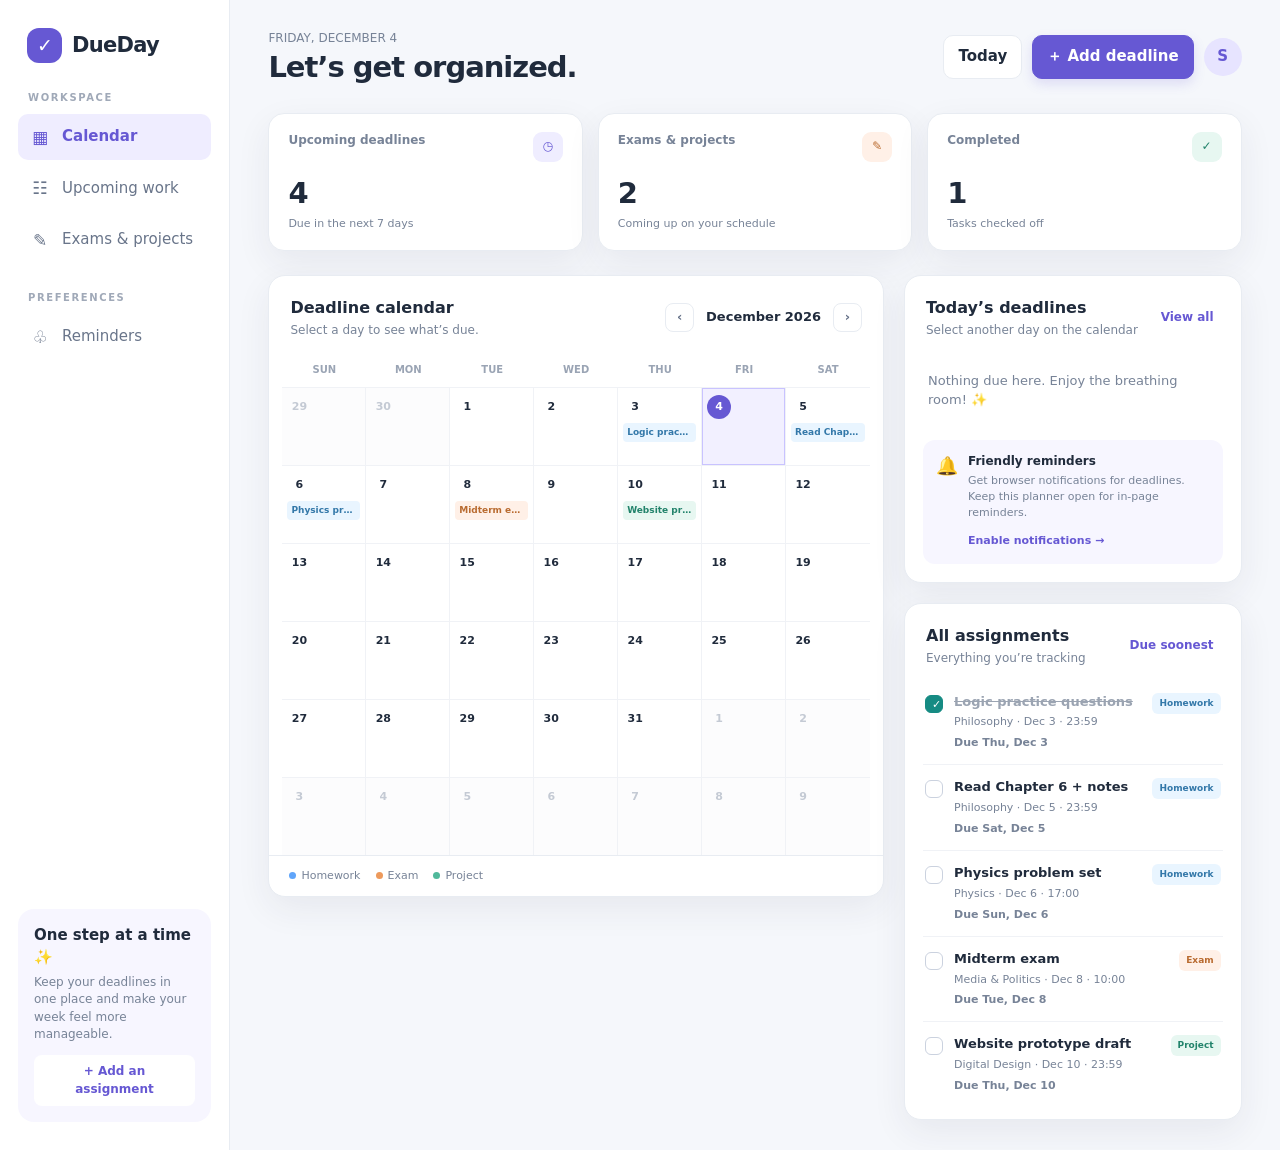
<file: dueday_student_planner.html>
<!DOCTYPE html>
<html lang="en">
<head>
<meta charset="utf-8">
<meta name="viewport" content="width=device-width, initial-scale=1">
<title>DueDay — Student Planner</title>
<style>
:root{--ink:#202b3c;--muted:#778397;--line:#e8ecf2;--paper:#fff;--bg:#f5f7fb;--purple:#6658d3;--purple-light:#efedff;--teal:#168b83;--orange:#d98235;--red:#c94b61;--shadow:0 12px 35px rgba(37,49,75,.07)}
*{box-sizing:border-box}body{margin:0;background:var(--bg);color:var(--ink);font:15px/1.45 Inter,ui-sans-serif,system-ui,-apple-system,BlinkMacSystemFont,"Segoe UI",sans-serif}
button,input,select{font:inherit}button{cursor:pointer}.app{display:grid;grid-template-columns:230px 1fr;min-height:100vh;max-width:1600px;margin:auto}
.sidebar{background:#fff;border-right:1px solid var(--line);padding:28px 18px;display:flex;flex-direction:column;gap:28px}.brand{display:flex;align-items:center;gap:10px;padding:0 9px;font-weight:800;font-size:21px;letter-spacing:-.7px}.logo{display:grid;place-items:center;background:var(--purple);color:#fff;width:35px;height:35px;border-radius:12px;font-size:19px}.side-label{font-size:10px;letter-spacing:1.6px;color:#a0a9b8;font-weight:800;margin:0 10px 8px}.nav{display:grid;gap:5px}.nav button{border:0;background:transparent;color:#69758a;text-align:left;padding:11px 12px;border-radius:10px;display:flex;align-items:center;gap:12px}.nav button.active,.nav button:hover{background:var(--purple-light);color:var(--purple);font-weight:700}.nav .symbol{width:20px;text-align:center;font-size:17px}.side-bottom{margin-top:auto;background:#f7f6ff;border-radius:16px;padding:16px}.side-bottom strong{display:block;margin-bottom:5px}.side-bottom p{font-size:12px;color:var(--muted);margin:0 0 12px}.small-btn{border:0;background:#fff;color:var(--purple);font-weight:700;padding:8px 10px;border-radius:8px;font-size:12px}
main{padding:30px clamp(18px,3vw,44px);min-width:0}.topbar{display:flex;justify-content:space-between;align-items:center;gap:18px;margin-bottom:28px}.eyebrow{font-size:12px;color:var(--muted);margin-bottom:4px}.heading{font-size:29px;line-height:1.15;letter-spacing:-1px;margin:0;font-weight:800}.top-actions{display:flex;align-items:center;gap:10px}.today-btn,.add-btn,.icon-btn{border:1px solid var(--line);background:#fff;padding:10px 14px;border-radius:10px;font-weight:650;color:var(--ink)}.add-btn{background:var(--purple);color:#fff;border-color:var(--purple);box-shadow:0 5px 12px #6658d32b}.avatar{width:38px;height:38px;border-radius:50%;background:#e7e4ff;color:var(--purple);display:grid;place-items:center;font-weight:800}
.stats{display:grid;grid-template-columns:repeat(3,minmax(0,1fr));gap:15px;margin-bottom:24px}.stat{background:#fff;border:1px solid var(--line);border-radius:16px;padding:18px 19px;box-shadow:var(--shadow)}.stat-top{display:flex;justify-content:space-between;color:var(--muted);font-size:12px;font-weight:650}.stat-icon{width:30px;height:30px;border-radius:9px;display:grid;place-items:center;background:#efedff;color:var(--purple)}.stat-number{font-size:29px;font-weight:800;letter-spacing:-1px;margin-top:10px}.stat-note{font-size:11px;color:var(--muted);margin-top:2px}.layout{display:grid;grid-template-columns:minmax(0,1.55fr) minmax(280px,.85fr);gap:20px;align-items:start}.panel{background:#fff;border:1px solid var(--line);border-radius:17px;box-shadow:var(--shadow);overflow:hidden}.panel-head{display:flex;justify-content:space-between;align-items:center;gap:12px;padding:20px 21px 15px}.panel-title{font-size:16px;font-weight:800;margin:0}.panel-sub{font-size:12px;color:var(--muted);margin-top:3px}.month-control{display:flex;align-items:center;gap:12px;font-weight:750;font-size:13px}.month-control button{border:1px solid var(--line);background:#fff;border-radius:8px;width:29px;height:29px;color:#647087}.weekdays,.calendar-grid{display:grid;grid-template-columns:repeat(7,minmax(0,1fr));padding:0 13px}.weekdays div{text-align:center;color:#9aa4b4;font-size:10px;font-weight:800;padding:9px 0}.day{min-height:78px;border-top:1px solid #f0f2f6;border-right:1px solid #f0f2f6;padding:7px 5px;cursor:pointer;transition:background .15s}.day:nth-child(7n){border-right:0}.day:hover{background:#faf9ff}.day.outside{color:#c4cad4;background:#fcfcfd}.day.selected{background:#f2f0ff;box-shadow:inset 0 0 0 1px #c9c3ff}.day-num{font-size:11px;font-weight:700;width:24px;height:24px;display:grid;place-items:center;border-radius:50%;margin-bottom:4px}.day.today .day-num{background:var(--purple);color:white}.event{display:block;overflow:hidden;text-overflow:ellipsis;white-space:nowrap;border-radius:4px;padding:3px 4px;font-size:9px;font-weight:750;margin-top:3px}.event.homework{background:#e9f5ff;color:#3378a9}.event.exam{background:#fff0e7;color:#b96b30}.event.project{background:#e7f7f1;color:#22836b}.calendar-footer{padding:12px 20px;border-top:1px solid var(--line);display:flex;gap:15px;flex-wrap:wrap;color:var(--muted);font-size:11px}.dot{display:inline-block;width:7px;height:7px;border-radius:50%;margin-right:5px}.right-stack{display:grid;gap:20px}.task-list{padding:0 18px 12px}.task{display:flex;gap:11px;padding:13px 2px;border-bottom:1px solid #f0f2f6;align-items:flex-start}.task:last-child{border-bottom:0}.check{width:18px;height:18px;flex-shrink:0;border:1.5px solid #cbd2df;border-radius:6px;background:#fff;margin-top:2px;display:grid;place-items:center;color:#fff;font-size:11px}.check.done{background:var(--teal);border-color:var(--teal)}.task-body{min-width:0;flex:1}.task-title{font-size:13px;font-weight:750;overflow-wrap:anywhere}.task.done .task-title{text-decoration:line-through;color:#9ba4b2}.task-meta{font-size:11px;color:var(--muted);margin-top:3px}.tag{font-size:9px;font-weight:800;padding:4px 7px;border-radius:6px;white-space:nowrap}.tag.exam{color:#b96b30;background:#fff0e7}.tag.homework{color:#3378a9;background:#e9f5ff}.tag.project{color:#22836b;background:#e7f7f1}.due{font-size:11px;color:var(--red);font-weight:750;margin-top:5px}.empty{color:var(--muted);font-size:13px;padding:18px 5px}.reminder-box{margin:0 18px 18px;background:#f7f6ff;border-radius:12px;padding:13px;display:flex;gap:10px;align-items:flex-start}.reminder-box .bell{font-size:18px}.reminder-box strong{font-size:12px;display:block}.reminder-box p{font-size:11px;color:var(--muted);margin:3px 0 8px}.reminder-box button{border:0;background:transparent;color:var(--purple);padding:0;font-size:11px;font-weight:800}.section-row{display:flex;justify-content:space-between;align-items:center;padding:20px 21px 12px}.text-btn{background:none;border:0;color:var(--purple);font-size:12px;font-weight:800}.empty-state{padding:22px;text-align:center;color:var(--muted);font-size:13px}
.modal-backdrop{position:fixed;inset:0;background:#18203470;display:none;align-items:center;justify-content:center;padding:18px;z-index:5}.modal-backdrop.open{display:flex}.modal{width:min(460px,100%);background:#fff;border-radius:18px;padding:24px;box-shadow:0 25px 80px #0003}.modal h2{margin:0 0 4px;font-size:21px;letter-spacing:-.5px}.modal .intro{font-size:12px;color:var(--muted);margin:0 0 20px}.field{display:grid;gap:6px;margin-bottom:14px}.field label{font-size:12px;font-weight:750;color:#4e5a6e}.field input,.field select{width:100%;padding:11px 12px;border:1px solid #dfe4ed;border-radius:9px;background:white;color:var(--ink);outline:none}.field input:focus,.field select:focus{border-color:var(--purple);box-shadow:0 0 0 3px #6658d31a}.two{display:grid;grid-template-columns:1fr 1fr;gap:12px}.modal-actions{display:flex;justify-content:flex-end;gap:9px;margin-top:20px}.cancel{border:1px solid var(--line);background:#fff;border-radius:9px;padding:10px 14px}.save{border:0;background:var(--purple);color:#fff;border-radius:9px;padding:10px 16px;font-weight:750}.toast{position:fixed;bottom:20px;left:50%;transform:translateX(-50%);background:#202b3c;color:#fff;border-radius:10px;padding:11px 16px;font-size:13px;box-shadow:var(--shadow);display:none;z-index:10}.toast.show{display:block}
@media(max-width:1050px){.app{grid-template-columns:190px 1fr}.layout{grid-template-columns:1fr}.right-stack{grid-template-columns:1fr 1fr}.day{min-height:68px}}
@media(max-width:720px){.app{display:block}.sidebar{display:none}main{padding:22px 14px}.topbar{align-items:flex-start}.heading{font-size:24px}.top-actions{gap:6px}.today-btn{display:none}.stats{gap:8px}.stat{padding:13px 12px}.stat-number{font-size:24px}.stat-note{font-size:10px}.stat-top{font-size:10px}.layout{grid-template-columns:1fr}.right-stack{grid-template-columns:1fr}.panel-head{padding:16px 14px 12px}.weekdays,.calendar-grid{padding:0 5px}.day{min-height:61px;padding:4px 2px}.day-num{width:21px;height:21px}.event{font-size:8px;padding:2px}.month-control{gap:6px;font-size:12px}.calendar-footer{padding:10px 14px}}
</style>
</head>
<body>
<div class="app">
<aside class="sidebar">
  <div class="brand"><span class="logo">✓</span> DueDay</div>
  <div><div class="side-label">WORKSPACE</div><nav class="nav">
    <button class="active" data-view="calendar"><span class="symbol">▦</span> Calendar</button>
    <button data-view="upcoming"><span class="symbol">☷</span> Upcoming work</button>
    <button data-view="exams"><span class="symbol">✎</span> Exams & projects</button>
  </nav></div>
  <div><div class="side-label">PREFERENCES</div><nav class="nav">
    <button id="enableReminders"><span class="symbol">♧</span> Reminders</button>
  </nav></div>
  <div class="side-bottom"><strong>One step at a time ✨</strong><p>Keep your deadlines in one place and make your week feel more manageable.</p><button class="small-btn" id="quickAdd">+ Add an assignment</button></div>
</aside>
<main>
  <header class="topbar">
    <div><div class="eyebrow" id="todayLabel">YOUR STUDENT PLANNER</div><h1 class="heading" id="greeting">Your semester, organized.</h1></div>
    <div class="top-actions"><button class="today-btn" id="goToday">Today</button><button class="add-btn" id="addTop">＋ Add deadline</button><div class="avatar">S</div></div>
  </header>
  <section class="stats">
    <div class="stat"><div class="stat-top">Upcoming deadlines <span class="stat-icon">◷</span></div><div class="stat-number" id="upcomingCount">0</div><div class="stat-note">Due in the next 7 days</div></div>
    <div class="stat"><div class="stat-top">Exams & projects <span class="stat-icon" style="background:#fff0e7;color:#b96b30">✎</span></div><div class="stat-number" id="examCount">0</div><div class="stat-note">Coming up on your schedule</div></div>
    <div class="stat"><div class="stat-top">Completed <span class="stat-icon" style="background:#e7f7f1;color:#22836b">✓</span></div><div class="stat-number" id="completedCount">0</div><div class="stat-note">Tasks checked off</div></div>
  </section>
  <div class="layout">
    <section class="panel" id="calendarPanel">
      <div class="panel-head"><div><h2 class="panel-title">Deadline calendar</h2><div class="panel-sub">Select a day to see what’s due.</div></div><div class="month-control"><button id="prevMonth" aria-label="Previous month">‹</button><span id="monthLabel">Month Year</span><button id="nextMonth" aria-label="Next month">›</button></div></div>
      <div class="weekdays"><div>SUN</div><div>MON</div><div>TUE</div><div>WED</div><div>THU</div><div>FRI</div><div>SAT</div></div>
      <div class="calendar-grid" id="calendarGrid"></div>
      <div class="calendar-footer"><span><i class="dot" style="background:#60a5fa"></i>Homework</span><span><i class="dot" style="background:#ed9a5c"></i>Exam</span><span><i class="dot" style="background:#50b99b"></i>Project</span></div>
    </section>
    <div class="right-stack">
      <section class="panel"><div class="panel-head"><div><h2 class="panel-title" id="dayTitle">Coming up</h2><div class="panel-sub" id="daySubtitle">Your next deadlines</div></div><button class="text-btn" id="viewAll">View all</button></div><div class="task-list" id="dayTasks"></div><div class="reminder-box"><span class="bell">🔔</span><div><strong>Friendly reminders</strong><p>Get browser notifications for deadlines. Keep this planner open for in-page reminders.</p><button id="notifyBtn">Enable notifications →</button></div></div></section>
      <section class="panel"><div class="section-row"><div><h2 class="panel-title">All assignments</h2><div class="panel-sub">Everything you’re tracking</div></div><button class="text-btn" id="sortToggle">Due soonest</button></div><div class="task-list" id="allTasks"></div></section>
    </div>
  </div>
</main>
</div>
<div class="modal-backdrop" id="modalBackdrop"><form class="modal" id="deadlineForm">
  <h2>Add a deadline</h2><p class="intro">Put it on your calendar so it doesn’t sneak up on you.</p>
  <div class="field"><label for="title">Assignment or exam name</label><input id="title" name="title" placeholder="e.g. Biology Chapter 4 quiz" required maxlength="100"></div>
  <div class="two"><div class="field"><label for="course">Course</label><input id="course" name="course" placeholder="e.g. Biology" maxlength="50"></div><div class="field"><label for="type">Type</label><select id="type" name="type"><option value="homework">Homework</option><option value="exam">Exam</option><option value="project">Project</option></select></div></div>
  <div class="two"><div class="field"><label for="date">Due date</label><input id="date" name="date" type="date" required></div><div class="field"><label for="time">Due time</label><input id="time" name="time" type="time" value="23:59"></div></div>
  <div class="field"><label for="remind">Reminder</label><select id="remind" name="remind"><option value="1440">1 day before</option><option value="60" selected>1 hour before</option><option value="30">30 minutes before</option><option value="0">At the deadline</option><option value="-1">No reminder</option></select></div>
  <div class="modal-actions"><button type="button" class="cancel" id="cancelModal">Cancel</button><button class="save" type="submit">Save deadline</button></div>
</form></div>
<div class="toast" id="toast"></div>
<script>
const $=s=>document.querySelector(s);
const today=new Date();today.setHours(0,0,0,0);
let shown=new Date(today.getFullYear(),today.getMonth(),1), selected=key(today), view='calendar', sortSoon=true;
const sample=[
 {id:1,title:'Read Chapter 6 + notes',course:'Philosophy',type:'homework',date:offset(1),time:'23:59',remind:60,done:false},
 {id:2,title:'Physics problem set',course:'Physics',type:'homework',date:offset(2),time:'17:00',remind:1440,done:false},
 {id:3,title:'Midterm exam',course:'Media & Politics',type:'exam',date:offset(4),time:'10:00',remind:1440,done:false},
 {id:4,title:'Website prototype draft',course:'Digital Design',type:'project',date:offset(6),time:'23:59',remind:60,done:false},
 {id:5,title:'Logic practice questions',course:'Philosophy',type:'homework',date:offset(-1),time:'23:59',remind:60,done:true}
];
function offset(n){let d=new Date(today);d.setDate(d.getDate()+n);return key(d)}
function key(d){return `${d.getFullYear()}-${String(d.getMonth()+1).padStart(2,'0')}-${String(d.getDate()).padStart(2,'0')}`}
function localDate(k){let [y,m,d]=k.split('-').map(Number);return new Date(y,m-1,d)}
function load(){try{return JSON.parse(localStorage.getItem('dueday-items'))||sample}catch{return sample}}
let items=load();
function persist(){localStorage.setItem('dueday-items',JSON.stringify(items))}
function fmt(k,opts={month:'short',day:'numeric'}){return localDate(k).toLocaleDateString(undefined,opts)}
function dueDate(item){return new Date(`${item.date}T${item.time||'23:59'}:00`)}
function toast(msg){let t=$('#toast');t.textContent=msg;t.classList.add('show');setTimeout(()=>t.classList.remove('show'),2600)}
function sorted(list){return [...list].sort((a,b)=>sortSoon?dueDate(a)-dueDate(b):dueDate(b)-dueDate(a))}
function typeLabel(t){return t==='exam'?'Exam':t==='project'?'Project':'Homework'}
function taskHTML(item){let late=!item.done&&dueDate(item)<new Date();return `<div class="task ${item.done?'done':''}"><button class="check ${item.done?'done':''}" data-check="${item.id}" aria-label="Mark ${esc(item.title)} complete">${item.done?'✓':''}</button><div class="task-body"><div class="task-title">${esc(item.title)}</div><div class="task-meta">${esc(item.course||'No course')} · ${fmt(item.date)} · ${item.time||'11:59 PM'}</div><div class="due" style="color:${late?'var(--red)':'var(--muted)'}">${late?'Past due':item.date===key(today)?'Due today':`Due ${fmt(item.date,{weekday:'short',month:'short',day:'numeric'})}`}</div></div><span class="tag ${item.type}">${typeLabel(item.type)}</span></div>`}
function esc(s){return String(s).replace(/[&<>"']/g,c=>({'&':'&amp;','<':'&lt;','>':'&gt;','"':'&quot;',"'":'&#39;'}[c]))}
function renderCalendar(){
 $('#monthLabel').textContent=shown.toLocaleDateString(undefined,{month:'long',year:'numeric'});
 const start=new Date(shown.getFullYear(),shown.getMonth(),1);start.setDate(start.getDate()-start.getDay());
 let out='';
 for(let i=0;i<42;i++){let d=new Date(start);d.setDate(start.getDate()+i);let k=key(d),dayItems=sorted(items.filter(x=>x.date===k));out+=`<div class="day ${d.getMonth()!==shown.getMonth()?'outside':''} ${k===key(today)?'today':''} ${k===selected?'selected':''}" data-day="${k}"><div class="day-num">${d.getDate()}</div>${dayItems.slice(0,2).map(x=>`<span class="event ${x.type}" title="${esc(x.title)}">${esc(x.title)}</span>`).join('')}${dayItems.length>2?`<span style="font-size:9px;color:#7d8797">+${dayItems.length-2} more</span>`:''}</div>`}
 $('#calendarGrid').innerHTML=out;
}
function renderTasks(){
 let active=items.filter(x=>!x.done),next7=active.filter(x=>{let delta=(localDate(x.date)-today)/86400000;return delta>=0&&delta<7});
 $('#upcomingCount').textContent=next7.length;$('#examCount').textContent=active.filter(x=>x.type==='exam'||x.type==='project').length;$('#completedCount').textContent=items.filter(x=>x.done).length;
 let dayItems=sorted(items.filter(x=>x.date===selected));
 if(view==='upcoming')dayItems=sorted(active.filter(x=>dueDate(x)>=new Date())).slice(0,6);
 if(view==='exams')dayItems=sorted(active.filter(x=>x.type==='exam'||x.type==='project'));
 $('#dayTitle').textContent=view==='upcoming'?'Upcoming work':view==='exams'?'Exams & projects':selected===key(today)?'Today’s deadlines':`Deadlines · ${fmt(selected,{month:'short',day:'numeric'})}`;
 $('#daySubtitle').textContent=view==='upcoming'?'Your next due dates':view==='exams'?'Big dates to prepare for':'Select another day on the calendar';
 $('#dayTasks').innerHTML=dayItems.length?dayItems.map(taskHTML).join(''):'<div class="empty">Nothing due here. Enjoy the breathing room! ✨</div>';
 let all=sorted(items);$('#allTasks').innerHTML=all.length?all.map(taskHTML).join(''):'<div class="empty">No deadlines yet. Add your first one above.</div>';
}
function render(){renderCalendar();renderTasks();document.querySelectorAll('.nav button[data-view]').forEach(b=>b.classList.toggle('active',b.dataset.view===view))}
function openModal(){ $('#modalBackdrop').classList.add('open');$('#date').value=selected||key(today);$('#title').focus()}
function closeModal(){$('#modalBackdrop').classList.remove('open')}
$('#addTop').onclick=$('#quickAdd').onclick=openModal;$('#cancelModal').onclick=closeModal;
$('#modalBackdrop').addEventListener('click',e=>{if(e.target===$('#modalBackdrop'))closeModal()});
$('#deadlineForm').addEventListener('submit',e=>{e.preventDefault();let f=new FormData(e.target);items.push({id:Date.now(),title:f.get('title').trim(),course:f.get('course').trim(),type:f.get('type'),date:f.get('date'),time:f.get('time')||'23:59',remind:Number(f.get('remind')),done:false,notified:false});selected=f.get('date');shown=new Date(localDate(selected).getFullYear(),localDate(selected).getMonth(),1);persist();render();closeModal();e.target.reset();$('#time').value='23:59';toast('Deadline added to your calendar!')});
$('#prevMonth').onclick=()=>{shown.setMonth(shown.getMonth()-1);renderCalendar()};$('#nextMonth').onclick=()=>{shown.setMonth(shown.getMonth()+1);renderCalendar()};
$('#goToday').onclick=()=>{shown=new Date(today.getFullYear(),today.getMonth(),1);selected=key(today);view='calendar';render()};
$('#calendarGrid').addEventListener('click',e=>{let d=e.target.closest('[data-day]');if(d){selected=d.dataset.day;view='calendar';render()}});
document.body.addEventListener('click',e=>{let b=e.target.closest('[data-check]');if(b){let item=items.find(x=>x.id===Number(b.dataset.check));if(item){item.done=!item.done;persist();render();toast(item.done?'Marked complete — nice work!':'Task reopened')}}});
document.querySelectorAll('.nav button[data-view]').forEach(b=>b.onclick=()=>{view=b.dataset.view;renderTasks();document.querySelectorAll('.nav button[data-view]').forEach(n=>n.classList.toggle('active',n===b))});
$('#viewAll').onclick=()=>{view='upcoming';render()};$('#sortToggle').onclick=()=>{sortSoon=!sortSoon;$('#sortToggle').textContent=sortSoon?'Due soonest':'Due latest';render()};
async function enableNotifications(){if(!('Notification'in window)){toast('This browser does not support notifications.');return}let p=await Notification.requestPermission();if(p==='granted'){toast('Notifications enabled while this planner is open.');checkReminders()}else toast('Notifications are off. You can enable them in browser settings.')}
$('#notifyBtn').onclick=enableNotifications;$('#enableReminders').onclick=enableNotifications;
function checkReminders(){if(!('Notification'in window)||Notification.permission!=='granted')return;let now=Date.now();items.forEach(x=>{if(x.done||x.remind<0||x.notified)return;let due=dueDate(x).getTime(),trigger=due-x.remind*60000;if(now>=trigger&&now<=due+3600000){new Notification('DueDay reminder',{body:`${x.title}${x.course?' · '+x.course:''} is due ${x.remind===0?'now':x.remind===60?'in 1 hour':x.remind===30?'in 30 minutes':'in 1 day'}.`});x.notified=true;persist()}})}
$('#todayLabel').textContent=today.toLocaleDateString(undefined,{weekday:'long',month:'long',day:'numeric'}).toUpperCase();
$('#greeting').textContent=(new Date().getHours()<12?'Good morning.':new Date().getHours()<18?'You’ve got this.':'Let’s get organized.');
render();setInterval(checkReminders,60000);
</script>
</body>
</html>
</file>
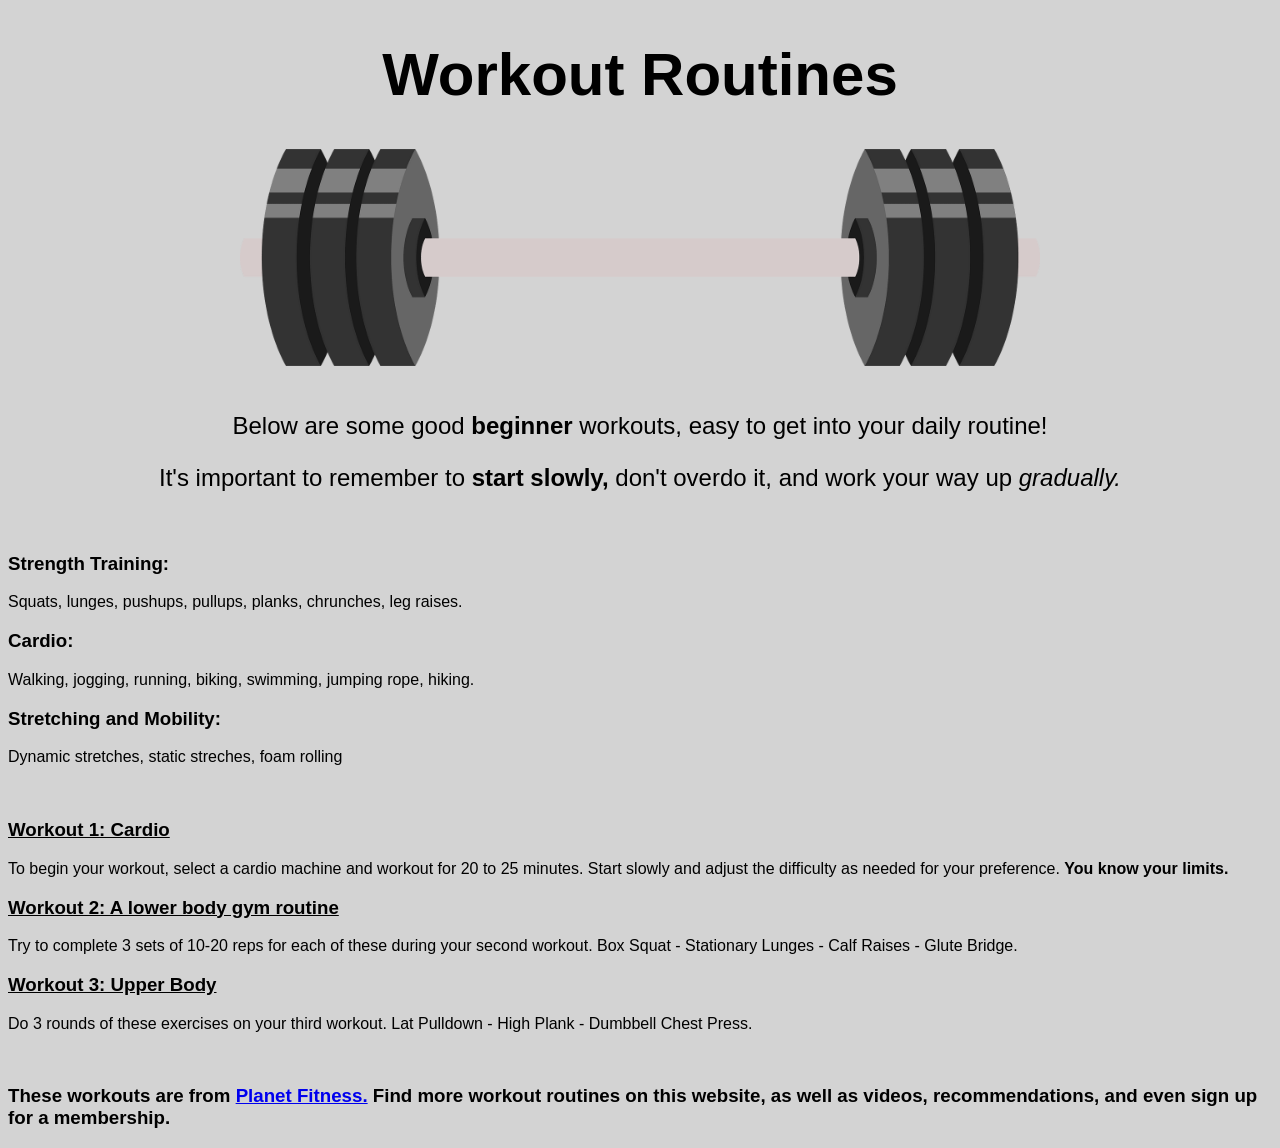
<file: Project 2.html>
<!DOCTYPE html>
<head>
	<title>Workout Routines</title>
	<link rel="stylesheet" href="Project 2.css">
</head>
			<h1 style="text-align:center;font-size: 60px;">Workout Routines</h1>
		</header>

		<center><img src="barbell-clipart-xl.png" alt="Barbell" width="800"></center>

		<br>

			<p style="text-align:center;font-size: 24px;">Below are some good <b>beginner</b> workouts, easy to get into your daily routine!</p>
			<p style="text-align:center;font-size: 24px;">It's important to remember to <b>start slowly,</b> don't overdo it, and work your way up <i>gradually.</i></p>

			<br>

			<h3><b>Strength Training:</b></h3>
			<p>Squats, lunges, pushups, pullups, planks, chrunches, leg raises.</p>

			<h3><b>Cardio:</b></h3>
			<p>Walking, jogging, running, biking, swimming, jumping rope, hiking.</p>

			<h3><b>Stretching and Mobility:</b></h3>
			<p>Dynamic stretches, static streches, foam rolling</p>

			<br>

			<h3><b><u>Workout 1: Cardio</u></b></h3>
			<p>To begin your workout, select a cardio machine and workout for 20 to 25 minutes. Start slowly and adjust the difficulty as needed for your preference. <b>You know your limits.</b></p>

			<h3><b><u>Workout 2: A lower body gym routine</h3></b></u>
			<p>Try to complete 3 sets of 10-20 reps for each of these during your second workout. Box Squat - Stationary Lunges - Calf Raises - Glute Bridge.</p>

			<h3><b><u>Workout 3: Upper Body</h3></b></u>
			<p>Do 3 rounds of these exercises on your third workout. Lat Pulldown - High Plank - Dumbbell Chest Press.</p>

			<br>

			<h3>These workouts are from <a href="https://www.planetfitness.com/blog/articles/beginner-workout-plan-your-first-week-gym" target="_blank">Planet Fitness.</a> Find more workout routines on this website, as well as videos, recommendations, and even sign up for a membership.

</html>
</file>
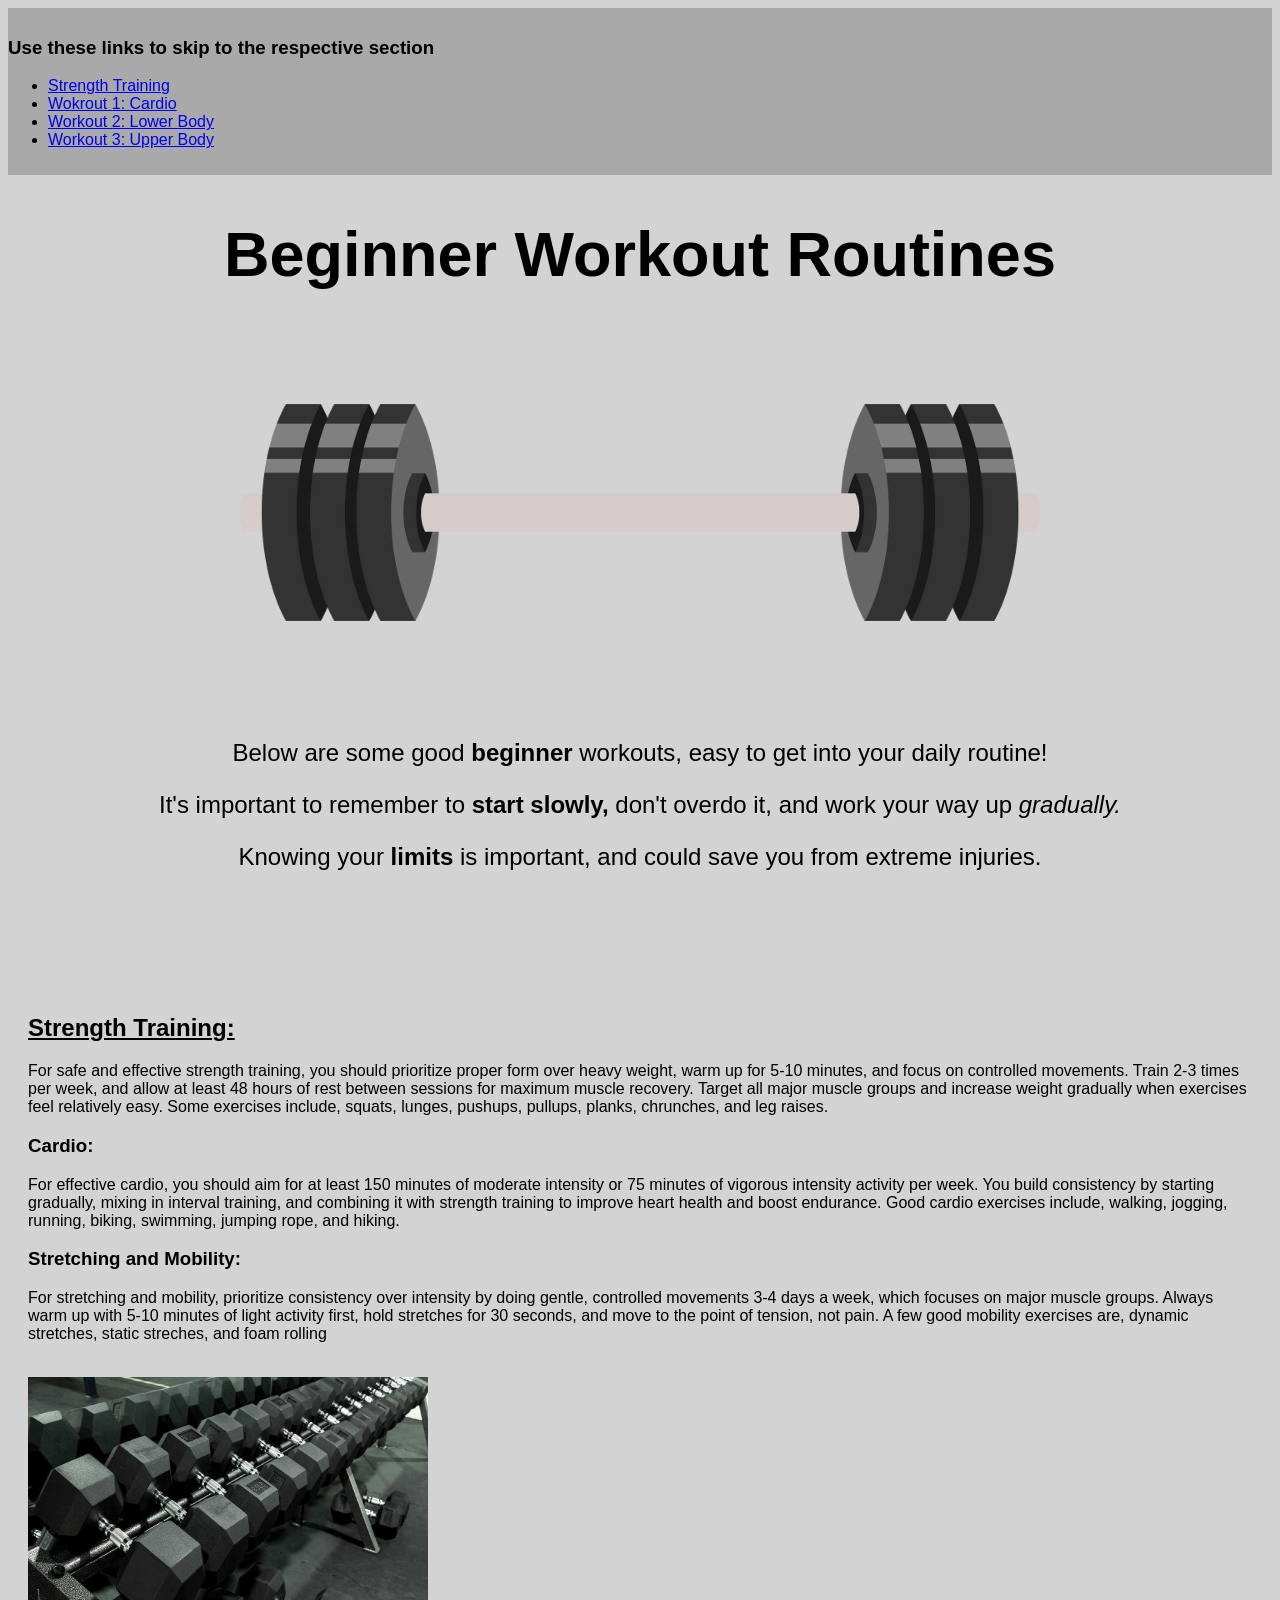
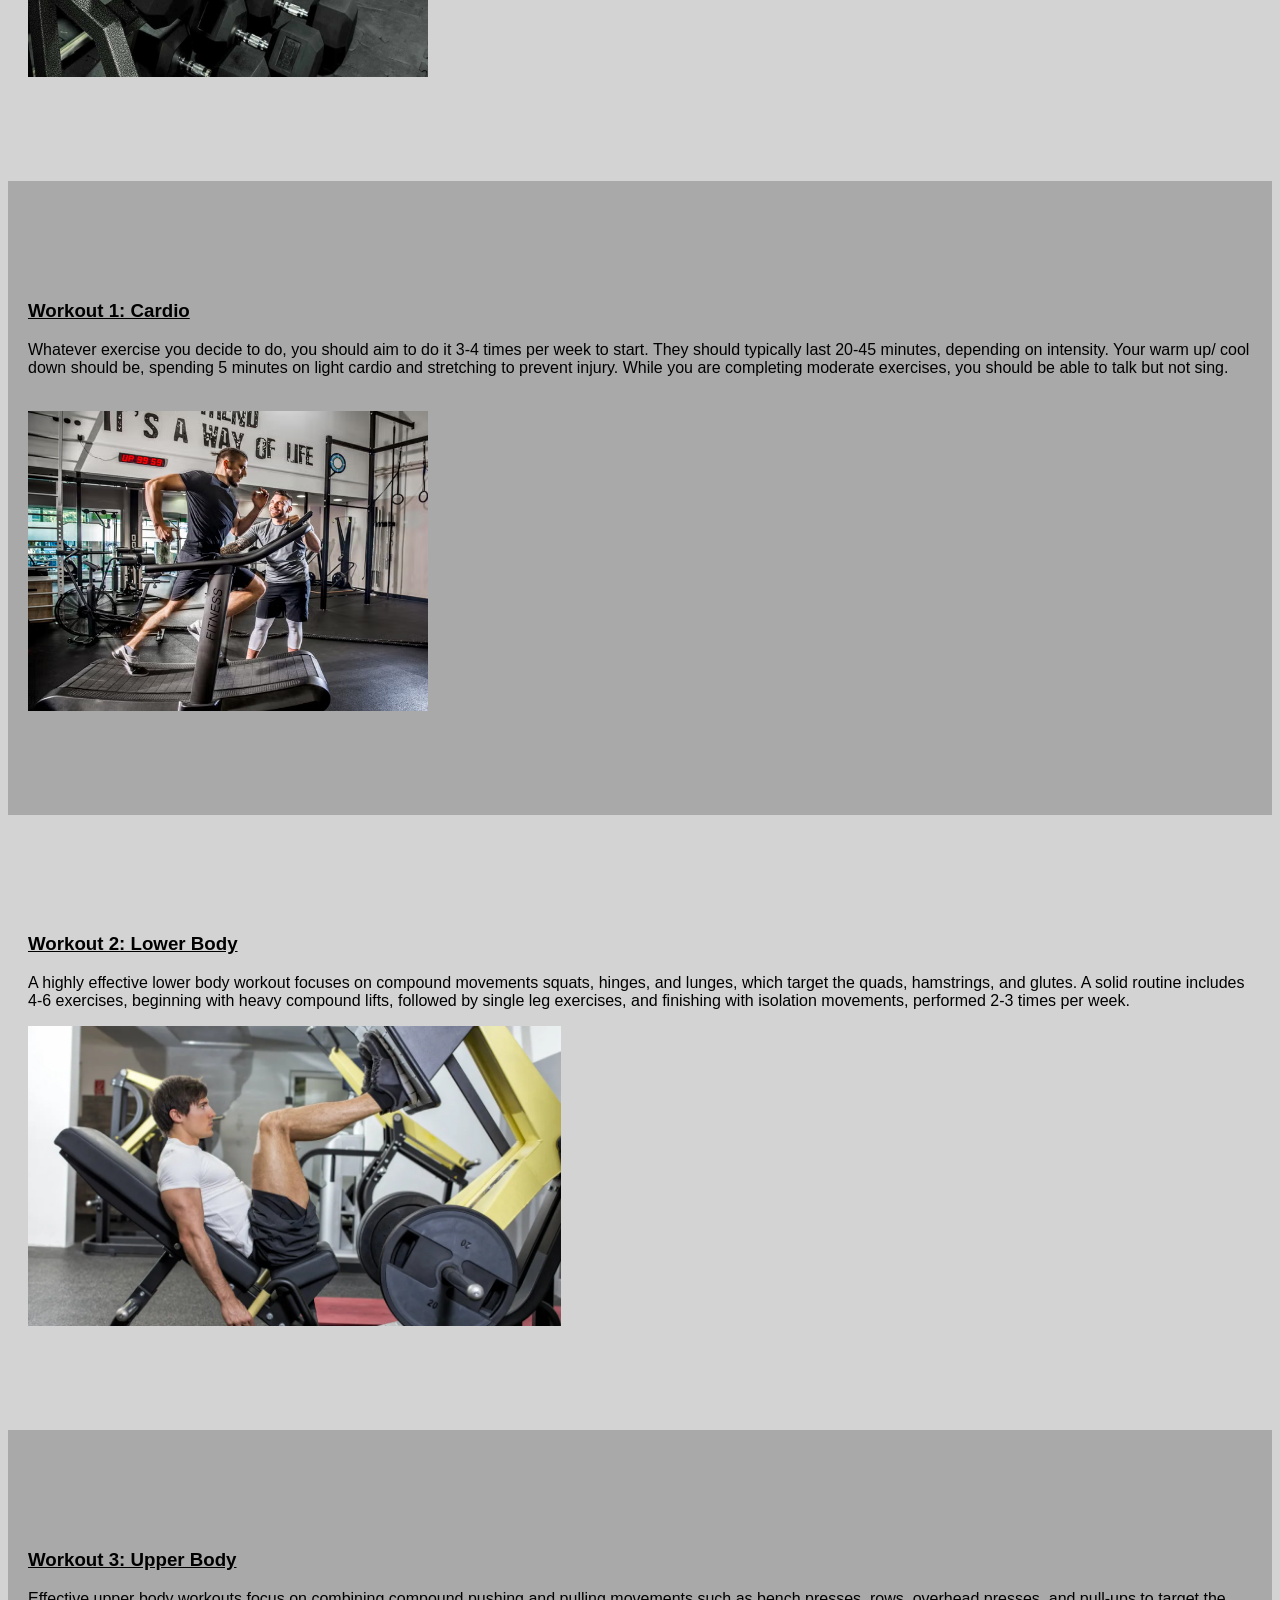
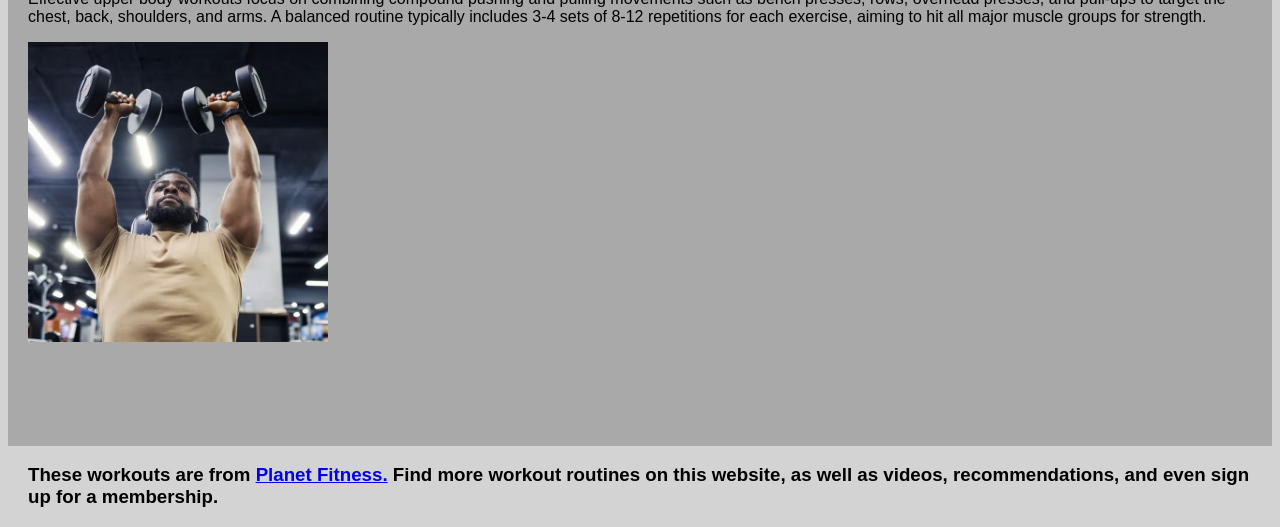
<file: Final Project/Final Project.html>
<!DOCTYPE html>

  <head>

    <title>Final Project</title>

    <link href="Final Project.css" rel="stylesheet">

  </head>

  <body id="page-top">
    <nav class="navbar navbar-expand-lg navbar-dark fixed-top" id="mainNav">
    <div class="container">
    	  <h3><b>Use these links to skip to the respective section</b></h3>
        <span class="navbar-toggler-icon"></span>
        </button>
        <div class="collapse navbar-collapse" id="navbarResponsive">
          <ul class="navbar-nav ml-auto">
            <li class="nav-item">
              <a class="nav-link js-scroll-trigger" href="#section1">Strength Training</a>
            </li>
            <li class="nav-item">
              <a class="nav-link js-scroll-trigger" href="#section2">Wokrout 1: Cardio</a>
            </li>
            <li class="nav-item">
              <a class="nav-link js-scroll-trigger" href="#section3">Workout 2: Lower Body</a>
            </li>
            </li>
            <li class="nav-item">
              <a class="nav-link js-scroll-trigger" href="#section4">Workout 3: Upper Body</a>
            </li>
            </ul>
            </div>
            </div>
            </nav>

    <div class="container text-center">
    <center><h1 style="font-size: 63px;">Beginner Workout Routines</h1></center>
    </div>
    </header>
    <br><br><br><br>

		<center><img src="barbell-clipart-xl.png" alt="Barbell" width="800"></center>

    <br><br><br><br><br>

			<p style="text-align:center;font-size: 24px;">Below are some good <b>beginner</b> workouts, easy to get into your daily routine!</p>
			<p style="text-align:center;font-size: 24px;">It's important to remember to <b>start slowly,</b> don't overdo it, and work your way up <i>gradually.</i></p>
			<p style="text-align:center;font-size: 24px;">Knowing your <b>limits</b> is important, and could save you from extreme injuries.</p>

    <section id="section1">
      <h2><u>Strength Training:</u></h2>
      <p>For safe and effective strength training, you should prioritize proper form over heavy weight, warm up for 5-10 minutes, and focus on controlled movements. Train 2-3 times per week, and allow at least 48 hours of rest between sessions for maximum muscle recovery. Target all major muscle groups and increase weight gradually when exercises feel relatively easy. Some exercises include, squats, lunges, pushups, pullups, planks, chrunches, and leg raises.</p>

			<h3><b>Cardio:</b></h3>
			<p>For effective cardio, you should aim for at least 150 minutes of moderate intensity or 75 minutes of vigorous intensity activity per week. You build consistency by starting gradually, mixing in interval training, and combining it with strength training to improve heart health and boost endurance. Good cardio exercises include, walking, jogging, running, biking, swimming, jumping rope, and hiking.</p>

			<h3><b>Stretching and Mobility:</b></h3>
			<p>For stretching and mobility, prioritize consistency over intensity by doing gentle, controlled movements 3-4 days a week, which focuses on major muscle groups. Always warm up with 5-10 minutes of light activity first, hold stretches for 30 seconds, and move to the point of tension, not pain. A few good mobility exercises are, dynamic stretches, static streches, and foam rolling</p>
      <br>
      <img src="types-of-dumbbells-cover.jpg" width="400" height="300"/>
    </section>

    <section id="section2" class="gold-bg">
     <h3><b><u>Workout 1: Cardio</u></b></h3>
			<p>Whatever exercise you decide to do, you should aim to do it 3-4 times per week to start. They should typically last 20-45 minutes, depending on intensity. Your warm up/ cool down should be, spending 5 minutes on light cardio and stretching to prevent injury. While you are completing moderate exercises, you should be able to talk but not sing.</p>
			<br>
 <img src="young-man-running-on-treadmill-while-fitness-royalty-free-image-1572884094.jpg.avif" width="400" height="300"/>
    </section>

    <section id="section3">
  		<h3><b><u>Workout 2: Lower Body</h3></b></u>
			<p>A highly effective lower body workout focuses on compound movements squats, hinges, and lunges, which target the quads, hamstrings, and glutes. A solid routine includes 4-6 exercises, beginning with heavy compound lifts, followed by single leg exercises, and finishing with isolation movements, performed 2-3 times per week.</p>
<img src="leg-press-muscle-building-circuit-workout.jpg.webp" height="300"/>
    </section>

    <section id="section4" class="gold-bg">
      <h3><b><u>Workout 3: Upper Body</h3></b></u>
			<p>Effective upper body workouts focus on combining compound pushing and pulling movements such as bench presses, rows, overhead presses, and pull-ups to target the chest, back, shoulders, and arms. A balanced routine typically includes 3-4 sets of 8-12 repetitions for each exercise, aiming to hit all major muscle groups for strength.</p>
<img src="young-adult-man-lifting-dumbbells-in-gym-royalty-free-image-1768246077.pjpeg.avif" height="300"/>
    </section>

    <footer>
        <h3>These workouts are from <a href="https://www.planetfitness.com/blog/articles/beginner-workout-plan-your-first-week-gym" target="_blank">Planet Fitness.</a> Find more workout routines on this website, as well as videos, recommendations, and even sign up for a membership.
    </footer>

    </body>

    </html>
</file>
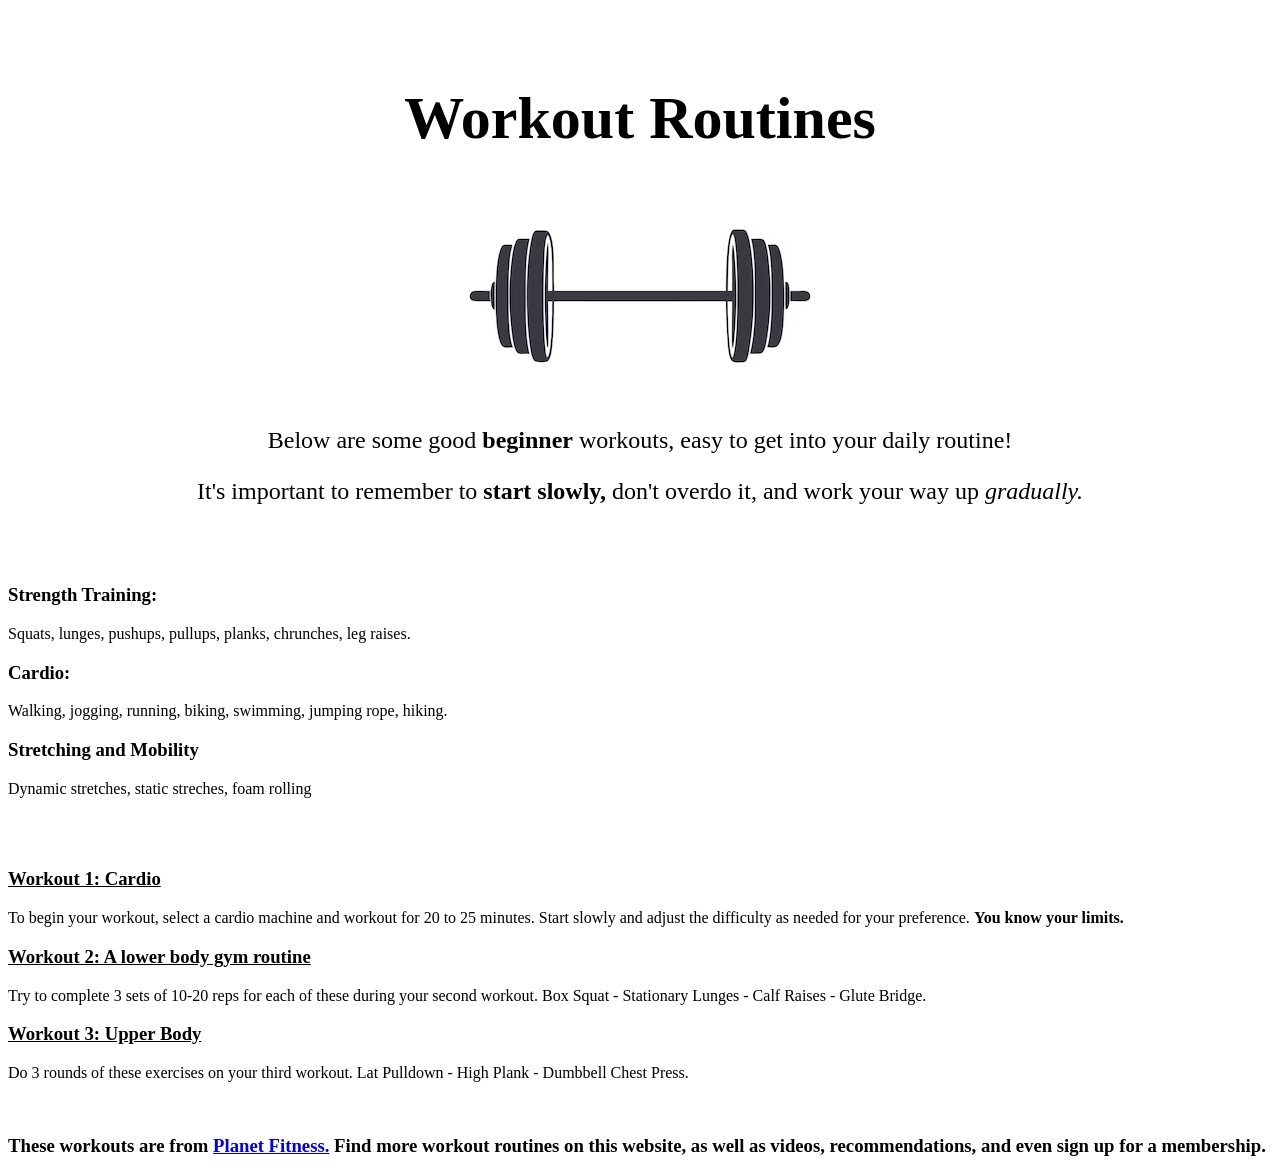
<file: Project 1/Project 1.html>
<!DOCTYPE html>
<head>
	<br></br>
	<title>Workout Routines</title>
</head>
		<header role="banner">
			<h1 style="text-align:center;font-size: 60px;">Workout Routines</h1>
		</header>

		<center><img src="Barbell" alt="Barbell"></center>

			<p style="text-align:center;font-size: 24px;">Below are some good <b>beginner</b> workouts, easy to get into your daily routine!</p>
			<p style="text-align:center;font-size: 24px;">It's important to remember to <b>start slowly,</b> don't overdo it, and work your way up <i>gradually.</i></p>

			<br></br>

			<h3><b>Strength Training:</b></h3>
			<p>Squats, lunges, pushups, pullups, planks, chrunches, leg raises.</p>

			<h3><b>Cardio:</b></h3>
			<p>Walking, jogging, running, biking, swimming, jumping rope, hiking.</p>

			<h3><b>Stretching and Mobility</b></h3>
			<p>Dynamic stretches, static streches, foam rolling</p>

			<br></br>

			<h3><b><u>Workout 1: Cardio</u></b></h3>
			<p>To begin your workout, select a cardio machine and workout for 20 to 25 minutes. Start slowly and adjust the difficulty as needed for your preference. <b>You know your limits.</b></p>

			<h3><b><u>Workout 2: A lower body gym routine</h3></b></u>
			<p>Try to complete 3 sets of 10-20 reps for each of these during your second workout. Box Squat - Stationary Lunges - Calf Raises - Glute Bridge.</p>

			<h3><b><u>Workout 3: Upper Body</h3></b></u>
			<p>Do 3 rounds of these exercises on your third workout. Lat Pulldown - High Plank - Dumbbell Chest Press.</p>

			<br></b>

			<h3>These workouts are from <a href="https://www.planetfitness.com/blog/articles/beginner-workout-plan-your-first-week-gym" target="_blank">Planet Fitness.</a> Find more workout routines on this website, as well as videos, recommendations, and even sign up for a membership.

</html>
</file>
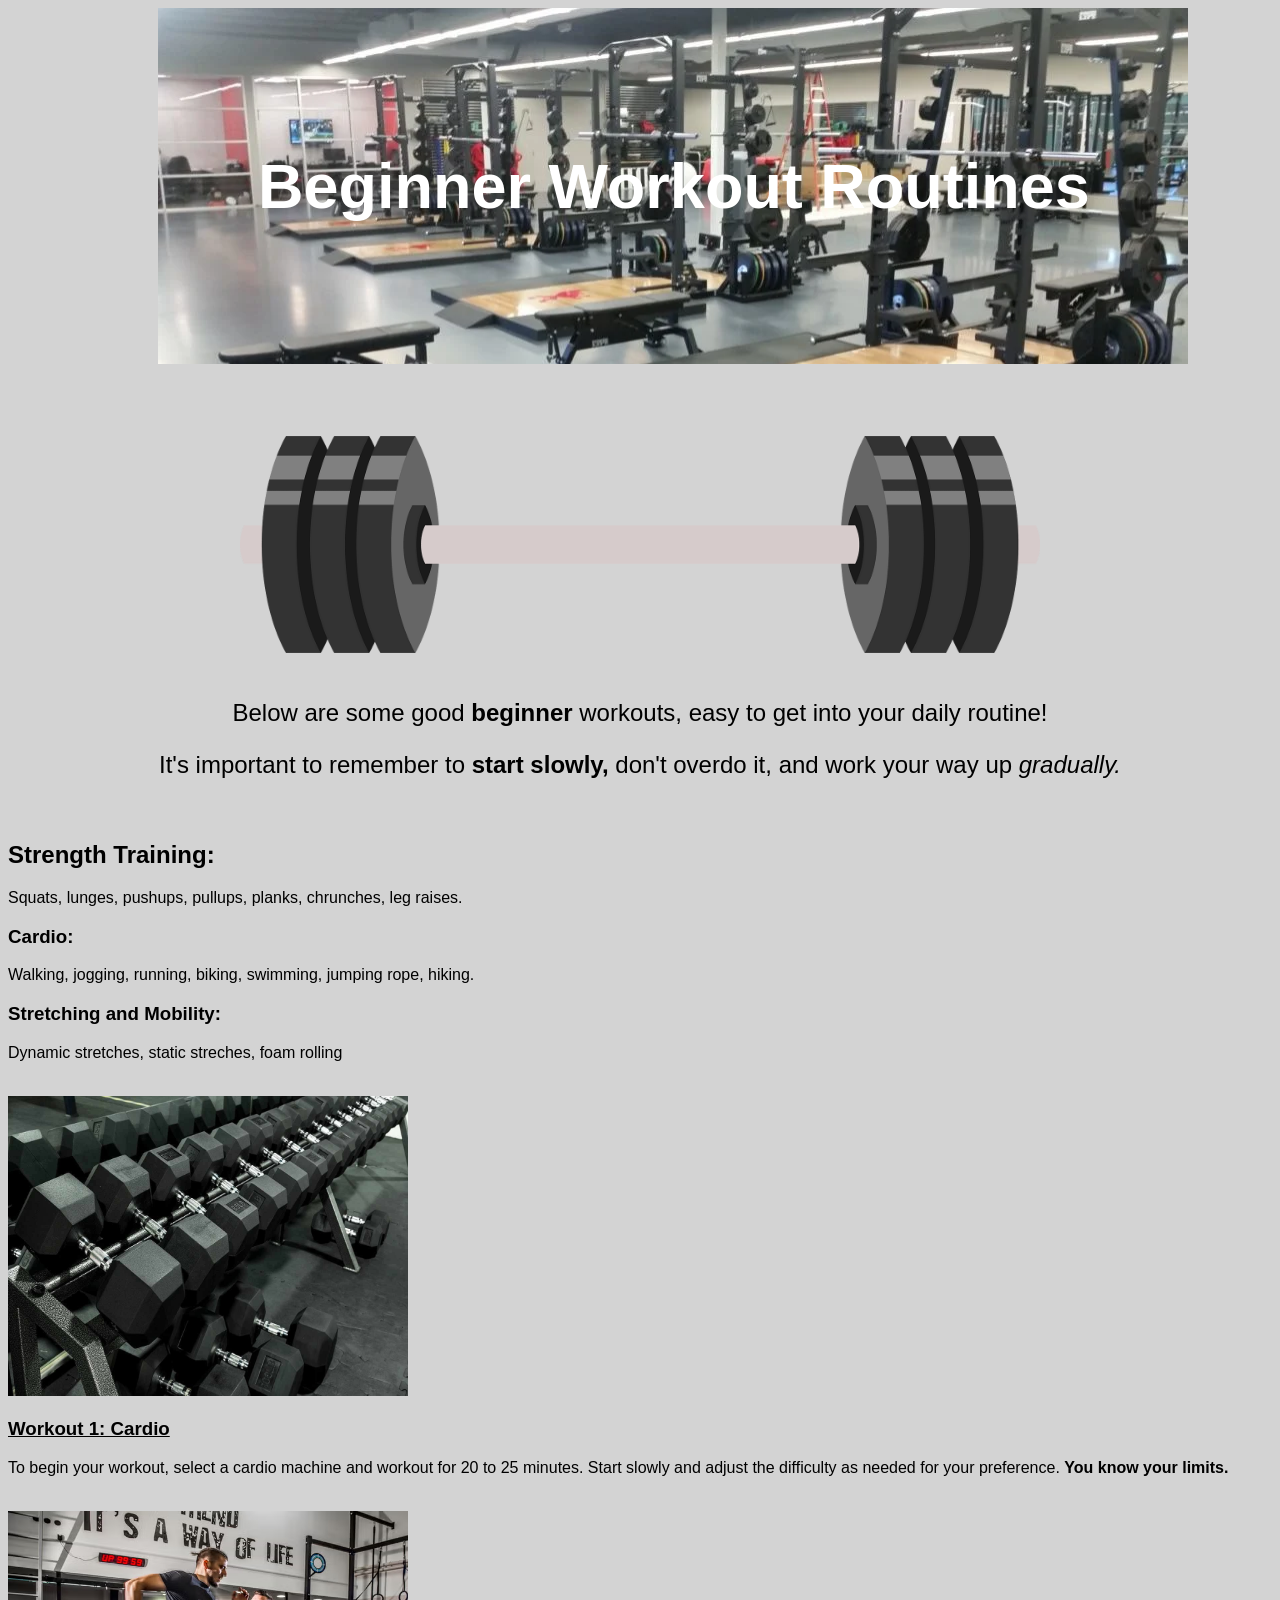
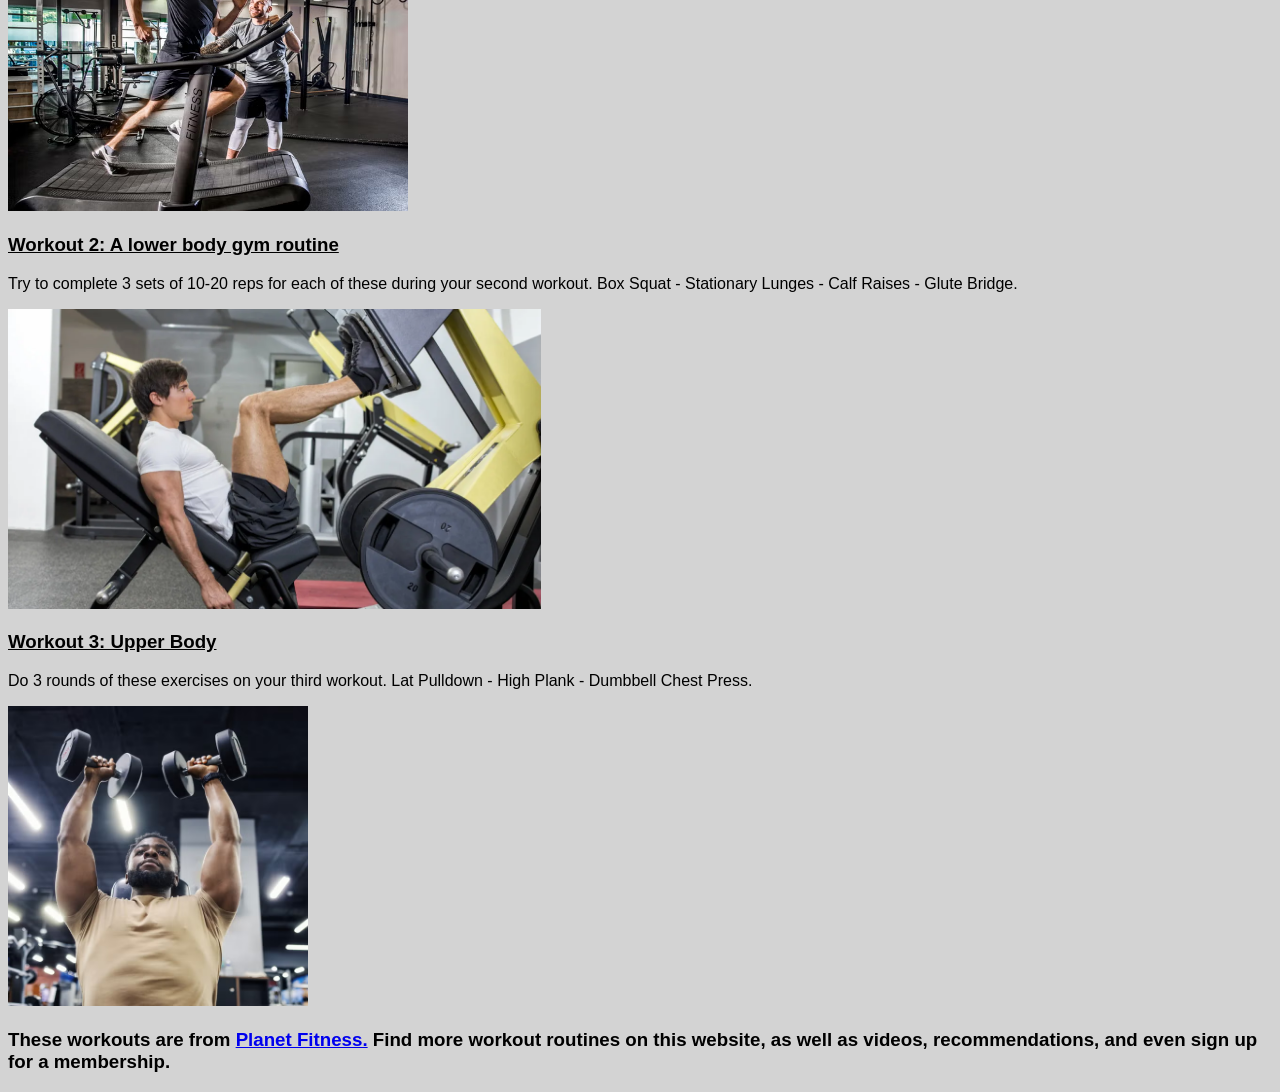
<file: Project 4/Project 4.html>
<!DOCTYPE html>
<head>
	<title>Workout Routines</title>
	<link rel="stylesheet" href="Project 4.css">
</head>

<header>
      <div class="container text-center">
        <h1 style="font-size: 63px;">Beginner Workout Routines</h1>
      </div>
    </header>
    <br><br><br><br>

		<center><img src="barbell-clipart-xl.png" alt="Barbell" width="800"></center>

		<br>

			<p style="text-align:center;font-size: 24px;">Below are some good <b>beginner</b> workouts, easy to get into your daily routine!</p>
			<p style="text-align:center;font-size: 24px;">It's important to remember to <b>start slowly,</b> don't overdo it, and work your way up <i>gradually.</i></p>

			<br>

      <h2>Strength Training:</h2>
      <p>Squats, lunges, pushups, pullups, planks, chrunches, leg raises.</p>

			<h3><b>Cardio:</b></h3>
			<p>Walking, jogging, running, biking, swimming, jumping rope, hiking.</p>

			<h3><b>Stretching and Mobility:</b></h3>
			<p>Dynamic stretches, static streches, foam rolling</p>
      <br>
      <img src="types-of-dumbbells-cover.jpg" width="400" height="300"/>

			<h3><b><u>Workout 1: Cardio</u></b></h3>
			<p>To begin your workout, select a cardio machine and workout for 20 to 25 minutes. Start slowly and adjust the difficulty as needed for your preference. <b>You know your limits.</b></p>
			<br>
 <img src="young-man-running-on-treadmill-while-fitness-royalty-free-image-1572884094.jpg.avif" width="400" height="300"/>
			<h3><b><u>Workout 2: A lower body gym routine</h3></b></u>
			<p>Try to complete 3 sets of 10-20 reps for each of these during your second workout. Box Squat - Stationary Lunges - Calf Raises - Glute Bridge.</p>
<img src="leg-press-muscle-building-circuit-workout.jpg.webp" height="300"/>
			<h3><b><u>Workout 3: Upper Body</h3></b></u>
			<p>Do 3 rounds of these exercises on your third workout. Lat Pulldown - High Plank - Dumbbell Chest Press.</p>
<img src="young-adult-man-lifting-dumbbells-in-gym-royalty-free-image-1768246077.pjpeg.avif" height="300"/>
			<br>

			<h3>These workouts are from <a href="https://www.planetfitness.com/blog/articles/beginner-workout-plan-your-first-week-gym" target="_blank">Planet Fitness.</a> Find more workout routines on this website, as well as videos, recommendations, and even sign up for a membership.

</html>
</file>
<file: Project 2.css>
title {
	color:grey;
}

body {
	font-family:Arial, sans-serif;
	background-color:lightgrey;
}
</file>
<file: Final Project/Final Project.css>
header {
  padding: 154px 0 100px;
}

@media (min-width: 992px) {
  header {
    padding: 156px 0 100px;
  }
}

section {
  padding: 100px 20px;
}

footer { 
  padding: 0 20px;
}

.gold-bg {
  background-color: #A9A9A9;
}

title {
	color:grey;
}

body {
	font-family:Arial, sans-serif;
	background-color:lightgrey;

nav {
  background-color: #A9A9A9;
  padding: 10px 0 10px;
}
</file>
<file: Project 4/Project 4.css>
title {
	color:grey;
}

body {
	font-family:Arial, sans-serif;
	background-color:lightgrey;

nav {
  background-color: #232023;
  padding: 10px 0 10px;
}

header {
	padding: 100px;
	margin-left:150px;
  background-image: url(Griffin-Elite-2015-5-1030x579.jpg.webp);
  background-repeat: repeat-y;
  color: white;
}
</file>
